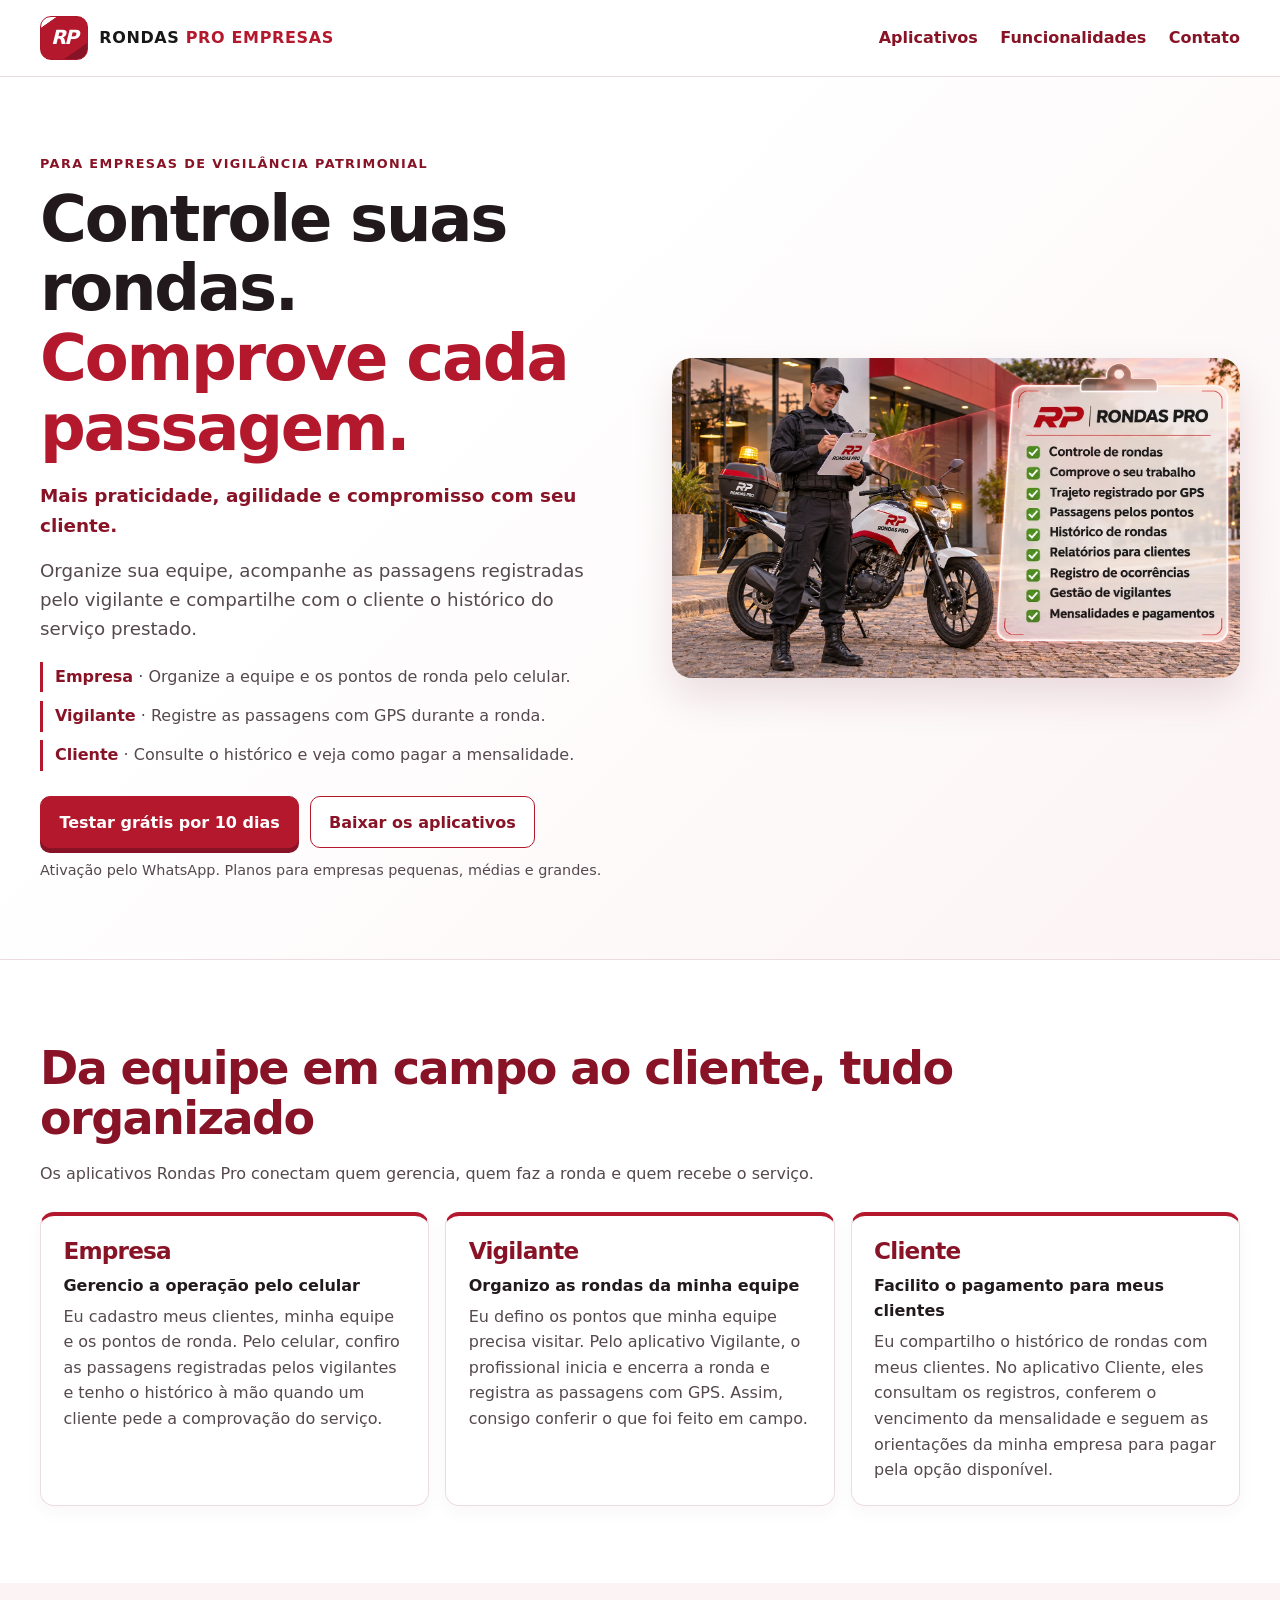
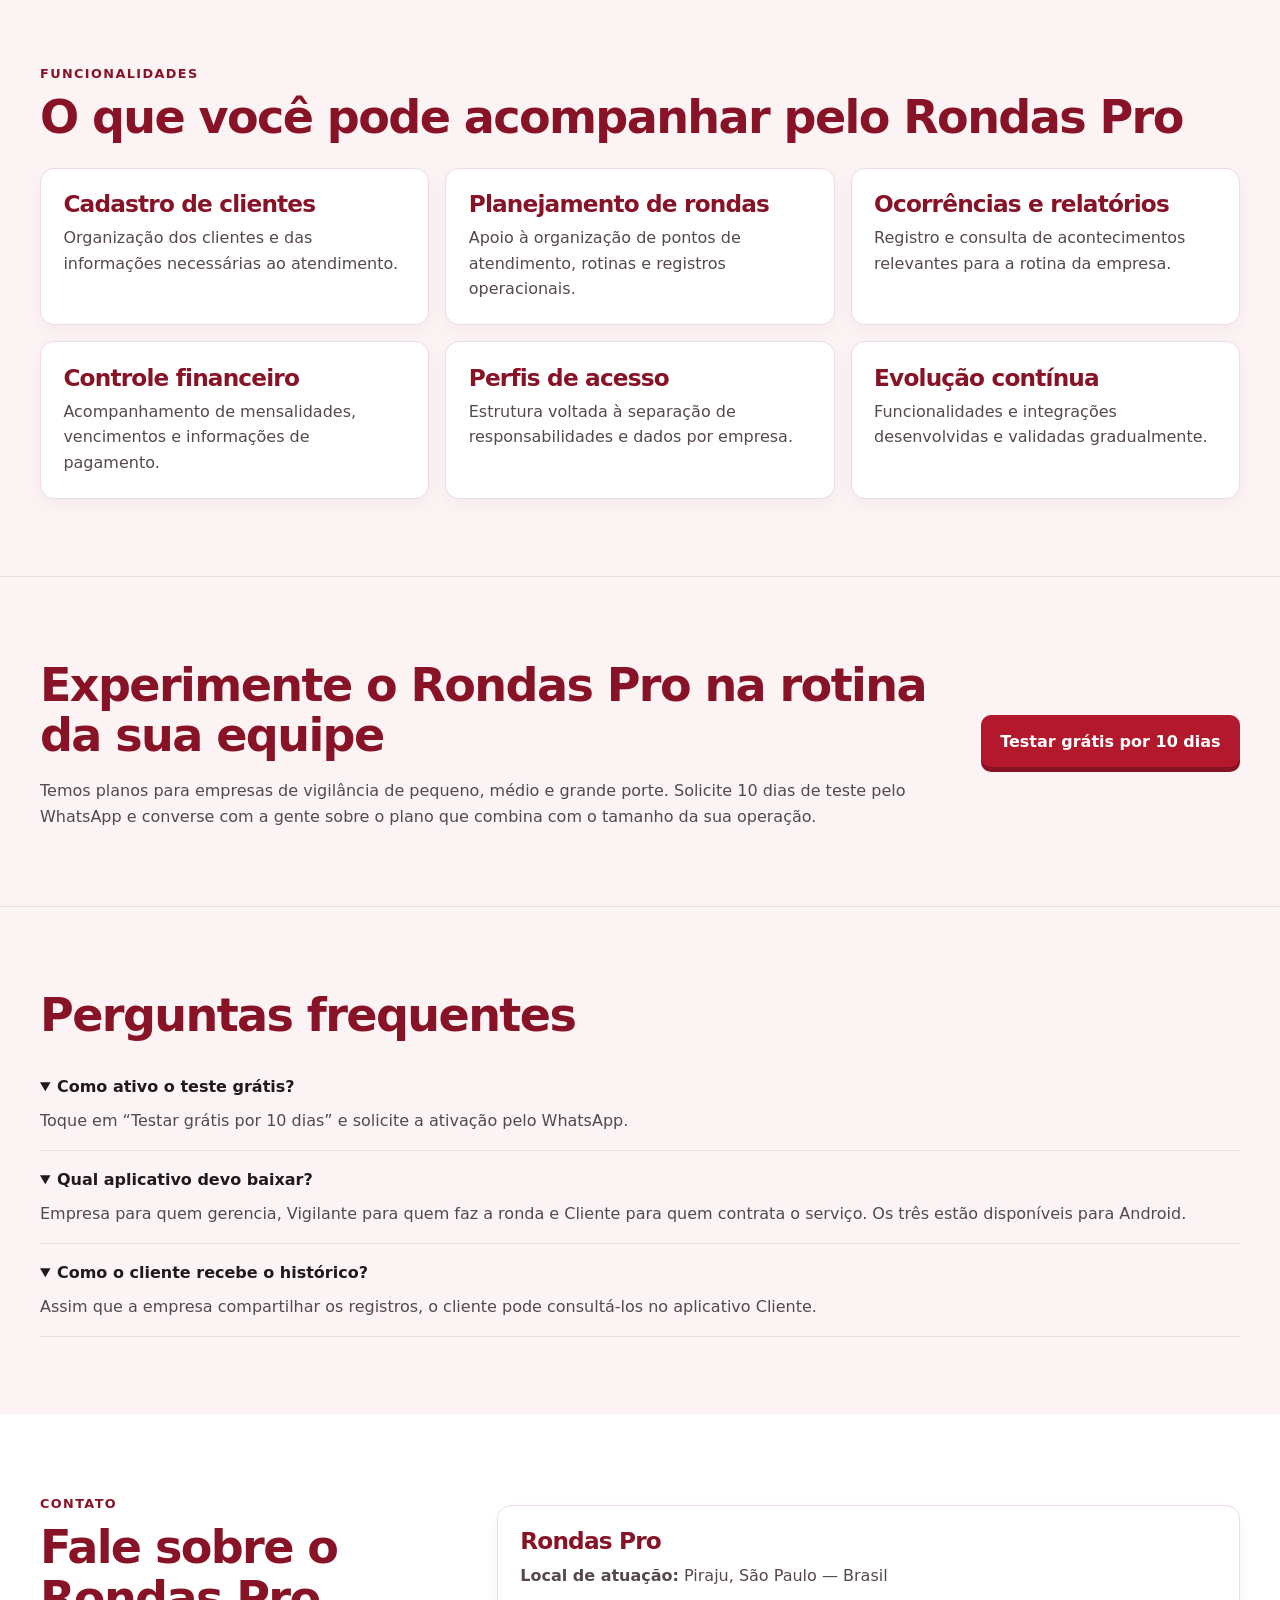
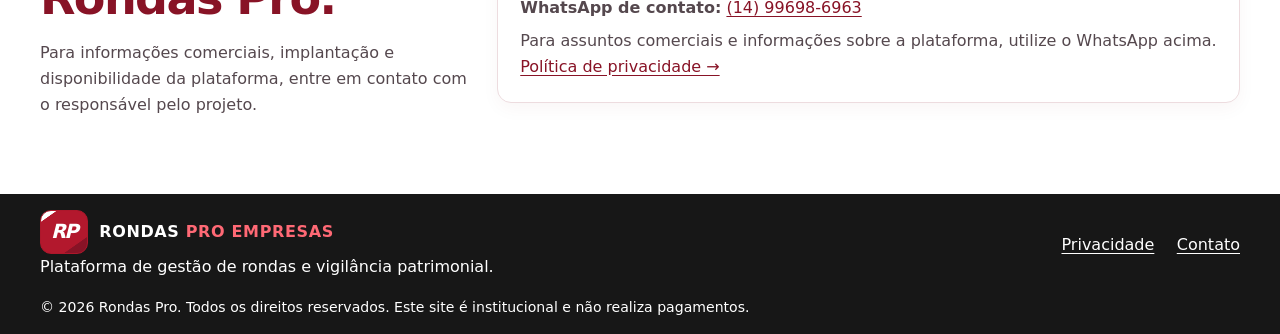
<file: index.html>
<!DOCTYPE html>

<html lang="pt-BR">
<head>
<meta charset="utf-8"/>
<meta content="width=device-width,initial-scale=1" name="viewport"/>
<meta content="#ffffff" name="theme-color"/>
<meta content="Rondas Pro: plataforma de gestão de rondas patrimoniais, clientes, vigilantes, ocorrências e controle financeiro para empresas de vigilância." name="description"/>
<title>Rondas Pro | Gestão de Rondas e Vigilância</title>

<link href="https://josenildofelix54321-netizen.github.io/rondas-pro-site-institucional/" rel="canonical"/><link href="styles.css" rel="stylesheet"/></head>
<body>
<header class="header"><div class="wrap nav"><a aria-label="Rondas Pro, início" class="brand" href="#inicio"><span aria-hidden="true" class="brand-mark">RP</span><span>RONDAS <b>PRO EMPRESAS</b></span></a><nav aria-label="Navegação principal"><a href="#solucao">Aplicativos</a><a href="#funcionalidades">Funcionalidades</a><a href="#contato">Contato</a></nav></div></header>
<main id="inicio">
<section class="hero ronda-cover">
<div class="wrap"><div class="cover-copy">
<div class="eyebrow">PARA EMPRESAS DE VIGILÂNCIA PATRIMONIAL</div>
<h1>Controle suas rondas. <em>Comprove cada passagem.</em></h1><p class="slogan">Mais praticidade, agilidade e compromisso com seu cliente.</p>
<p class="lead">Organize sua equipe, acompanhe as passagens registradas pelo vigilante e compartilhe com o cliente o histórico do serviço prestado.</p>
<ul class="cover-benefits">
<li><strong>Empresa</strong> · Organize a equipe e os pontos de ronda pelo celular.</li>
<li><strong>Vigilante</strong> · Registre as passagens com GPS durante a ronda.</li>
<li><strong>Cliente</strong> · Consulte o histórico e veja como pagar a mensalidade.</li>
</ul>
<div class="actions">
<a class="btn primary" href="https://wa.me/5514996986963?text=Ol%C3%A1%21%20Gostaria%20de%20testar%20o%20Rondas%20Pro%20por%2010%20dias.">Testar grátis por 10 dias</a>
<a class="btn secondary" href="https://rondas-pro-downloads-production.up.railway.app/">Baixar os aplicativos</a>
</div>
<p class="trial-note">Ativação pelo WhatsApp. Planos para empresas pequenas, médias e grandes.</p>
</div><img alt="Vigilante com prancheta, motocicleta e lista de benefícios do Rondas Pro" class="cover-photo" fetchpriority="high" height="941" src="capa-rondas-pro.webp" width="1672"/></div>
</section>
<section class="section white" id="solucao">
<div class="wrap"><h2>Da equipe em campo ao cliente, tudo organizado</h2>
<p>Os aplicativos Rondas Pro conectam quem gerencia, quem faz a ronda e quem recebe o serviço.</p>
<div class="features">
<article><h3>Empresa</h3><p><strong class="card-benefit">Gerencio a operação pelo celular</strong>Eu cadastro meus clientes, minha equipe e os pontos de ronda. Pelo celular, confiro as passagens registradas pelos vigilantes e tenho o histórico à mão quando um cliente pede a comprovação do serviço.</p></article>
<article><h3>Vigilante</h3><p><strong class="card-benefit">Organizo as rondas da minha equipe</strong>Eu defino os pontos que minha equipe precisa visitar. Pelo aplicativo Vigilante, o profissional inicia e encerra a ronda e registra as passagens com GPS. Assim, consigo conferir o que foi feito em campo.</p></article>
<article><h3>Cliente</h3><p><strong class="card-benefit">Facilito o pagamento para meus clientes</strong>Eu compartilho o histórico de rondas com meus clientes. No aplicativo Cliente, eles consultam os registros, conferem o vencimento da mensalidade e seguem as orientações da minha empresa para pagar pela opção disponível.</p></article>
</div>
</div>
</section>
<section class="section soft" id="funcionalidades"><div class="wrap"><span class="section-label">FUNCIONALIDADES</span><h2>O que você pode acompanhar pelo Rondas Pro</h2><div class="features"><article><h3>Cadastro de clientes</h3><p>Organização dos clientes e das informações necessárias ao atendimento.</p></article><article><h3>Planejamento de rondas</h3><p>Apoio à organização de pontos de atendimento, rotinas e registros operacionais.</p></article><article><h3>Ocorrências e relatórios</h3><p>Registro e consulta de acontecimentos relevantes para a rotina da empresa.</p></article><article><h3>Controle financeiro</h3><p>Acompanhamento de mensalidades, vencimentos e informações de pagamento.</p></article><article><h3>Perfis de acesso</h3><p>Estrutura voltada à separação de responsabilidades e dados por empresa.</p></article><article><h3>Evolução contínua</h3><p>Funcionalidades e integrações desenvolvidas e validadas gradualmente.</p></article></div></div></section>
<section class="section cta"><div class="wrap cta-inner"><div><h2>Experimente o Rondas Pro na rotina da sua equipe</h2><p>Temos planos para empresas de vigilância de pequeno, médio e grande porte. Solicite 10 dias de teste pelo WhatsApp e converse com a gente sobre o plano que combina com o tamanho da sua operação.</p></div><a class="btn light" href="https://wa.me/5514996986963?text=Ol%C3%A1%21%20Gostaria%20de%20testar%20o%20Rondas%20Pro%20por%2010%20dias.">Testar grátis por 10 dias</a></div></section>
<section class="section soft site-faq" id="perguntas">
<div class="wrap"><h2>Perguntas frequentes</h2>
<details open=""><summary>Como ativo o teste grátis?</summary><p>Toque em “Testar grátis por 10 dias” e solicite a ativação pelo WhatsApp.</p></details>
<details open=""><summary>Qual aplicativo devo baixar?</summary><p>Empresa para quem gerencia, Vigilante para quem faz a ronda e Cliente para quem contrata o serviço. Os três estão disponíveis para Android.</p></details>
<details open=""><summary>Como o cliente recebe o histórico?</summary><p>Assim que a empresa compartilhar os registros, o cliente pode consultá-los no aplicativo Cliente.</p></details>
</div>
</section>
<section class="section white" id="contato"><div class="wrap contact-grid"><div><span class="section-label">CONTATO</span><h2>Fale sobre o Rondas Pro.</h2><p>Para informações comerciais, implantação e disponibilidade da plataforma, entre em contato com o responsável pelo projeto.</p></div><div class="contact-card"><h3>Rondas Pro</h3><p><strong>Local de atuação:</strong> Piraju, São Paulo — Brasil</p><p><strong>WhatsApp de contato:</strong> <a href="https://wa.me/5514996986963" rel="noopener noreferrer" target="_blank">(14) 99698-6963</a></p><p class="note">Para assuntos comerciais e informações sobre a plataforma, utilize o WhatsApp acima.</p><a class="inline-link" href="privacidade.html">Política de privacidade →</a></div></div></section>
</main>
<footer><div class="wrap footer"><div><div class="brand footer-brand"><span aria-hidden="true" class="brand-mark">RP</span><span>RONDAS <b>PRO EMPRESAS</b></span></div><p>Plataforma de gestão de rondas e vigilância patrimonial.</p></div><div class="foot-links"><a href="privacidade.html">Privacidade</a><a href="#contato">Contato</a></div></div><div class="wrap legal">© <span id="year">2026</span> Rondas Pro. Todos os direitos reservados. Este site é institucional e não realiza pagamentos.</div></footer>
</body>
</html>
</file>
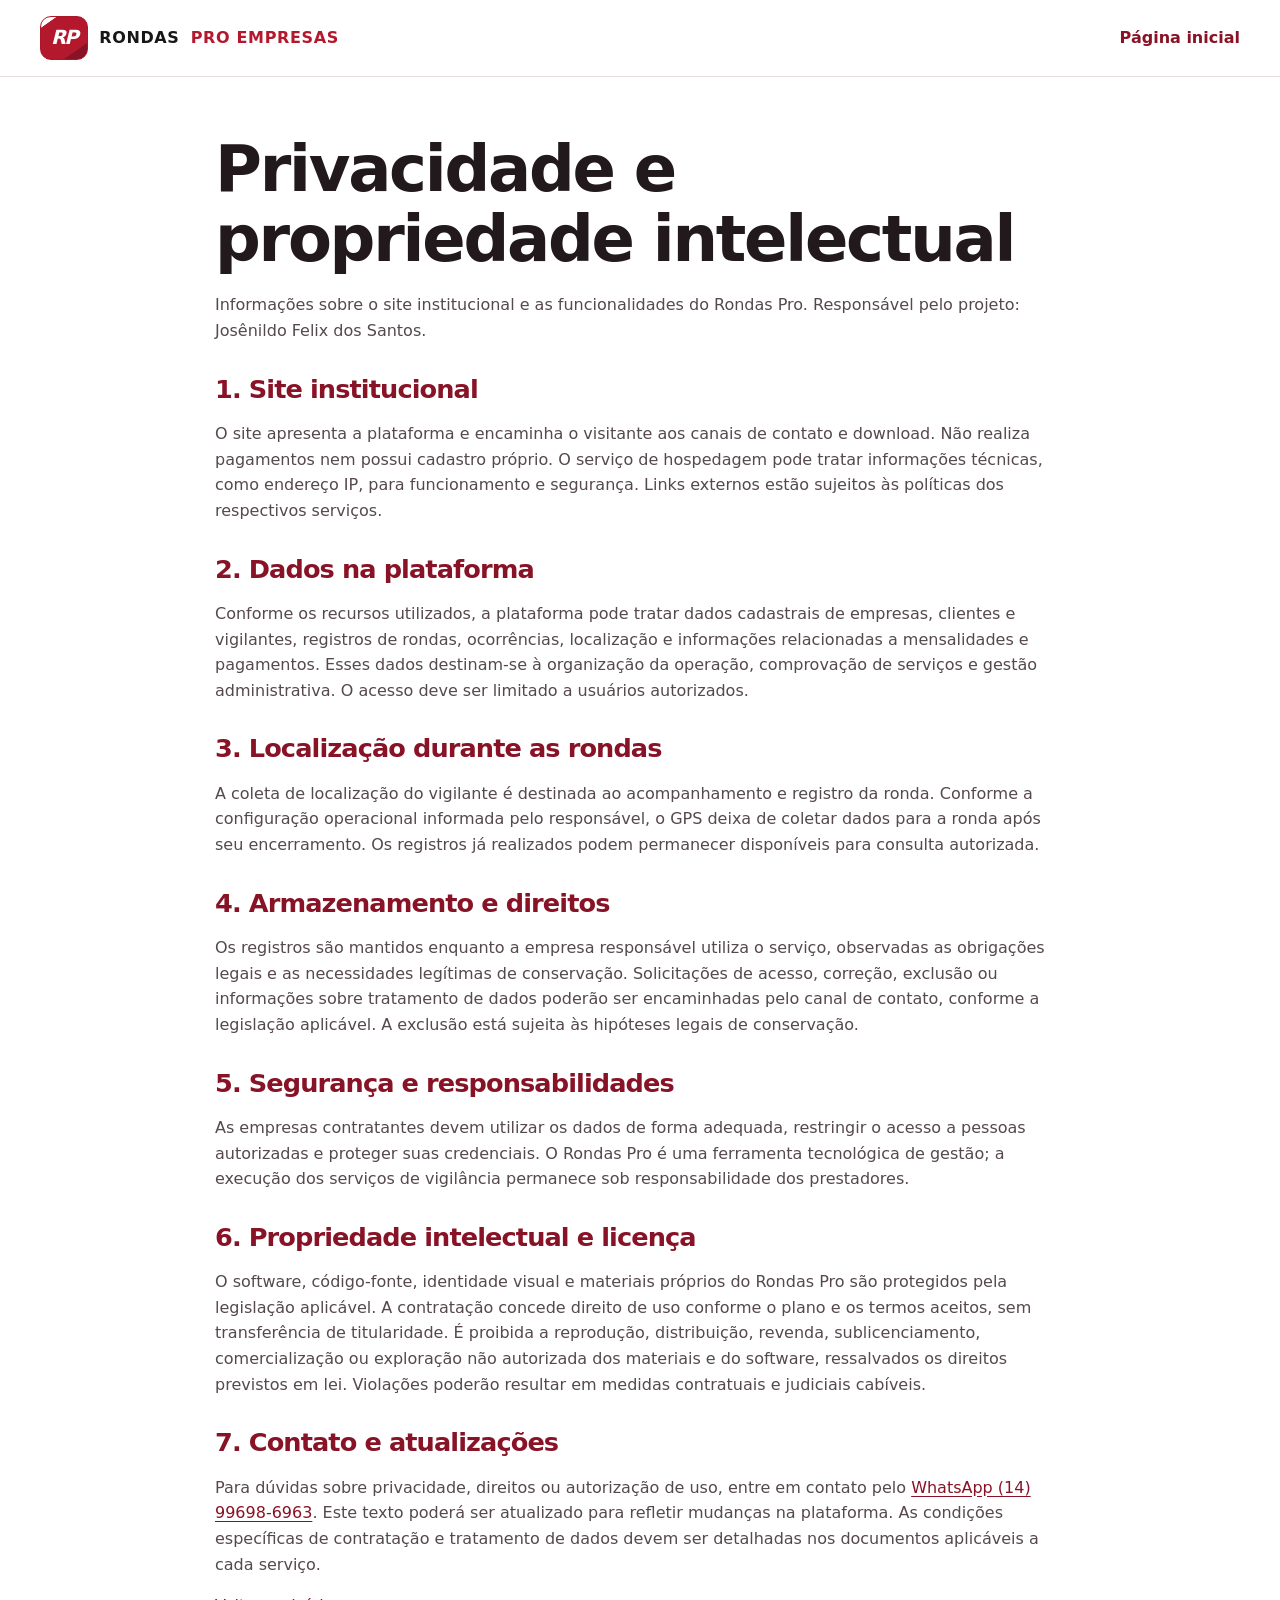
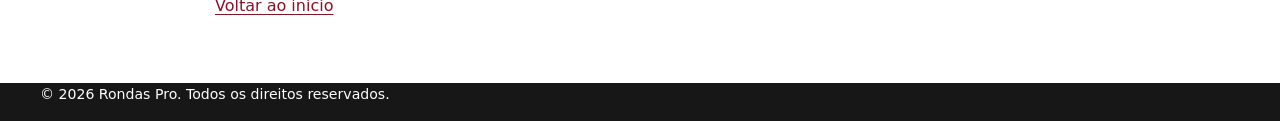
<file: privacidade.html>
<!doctype html><html lang="pt-BR"><head><meta charset="utf-8"><meta name="viewport" content="width=device-width, initial-scale=1"><title>Privacidade e propriedade intelectual | Rondas Pro</title><link rel="stylesheet" href="styles.css"></head><body><header class="header"><div class="wrap nav"><a class="brand" href="index.html"><span class="brand-mark">RP</span> RONDAS <b>PRO EMPRESAS</b></a><nav><a href="index.html">Página inicial</a></nav></div></header><main class="wrap privacy"><h1>Privacidade e propriedade intelectual</h1><p>Informações sobre o site institucional e as funcionalidades do Rondas Pro. Responsável pelo projeto: Josênildo Felix dos Santos.</p><h2>1. Site institucional</h2><p>O site apresenta a plataforma e encaminha o visitante aos canais de contato e download. Não realiza pagamentos nem possui cadastro próprio. O serviço de hospedagem pode tratar informações técnicas, como endereço IP, para funcionamento e segurança. Links externos estão sujeitos às políticas dos respectivos serviços.</p><h2>2. Dados na plataforma</h2><p>Conforme os recursos utilizados, a plataforma pode tratar dados cadastrais de empresas, clientes e vigilantes, registros de rondas, ocorrências, localização e informações relacionadas a mensalidades e pagamentos. Esses dados destinam-se à organização da operação, comprovação de serviços e gestão administrativa. O acesso deve ser limitado a usuários autorizados.</p><h2>3. Localização durante as rondas</h2><p>A coleta de localização do vigilante é destinada ao acompanhamento e registro da ronda. Conforme a configuração operacional informada pelo responsável, o GPS deixa de coletar dados para a ronda após seu encerramento. Os registros já realizados podem permanecer disponíveis para consulta autorizada.</p><h2>4. Armazenamento e direitos</h2><p>Os registros são mantidos enquanto a empresa responsável utiliza o serviço, observadas as obrigações legais e as necessidades legítimas de conservação. Solicitações de acesso, correção, exclusão ou informações sobre tratamento de dados poderão ser encaminhadas pelo canal de contato, conforme a legislação aplicável. A exclusão está sujeita às hipóteses legais de conservação.</p><h2>5. Segurança e responsabilidades</h2><p>As empresas contratantes devem utilizar os dados de forma adequada, restringir o acesso a pessoas autorizadas e proteger suas credenciais. O Rondas Pro é uma ferramenta tecnológica de gestão; a execução dos serviços de vigilância permanece sob responsabilidade dos prestadores.</p><h2>6. Propriedade intelectual e licença</h2><p>O software, código-fonte, identidade visual e materiais próprios do Rondas Pro são protegidos pela legislação aplicável. A contratação concede direito de uso conforme o plano e os termos aceitos, sem transferência de titularidade. É proibida a reprodução, distribuição, revenda, sublicenciamento, comercialização ou exploração não autorizada dos materiais e do software, ressalvados os direitos previstos em lei. Violações poderão resultar em medidas contratuais e judiciais cabíveis.</p><h2>7. Contato e atualizações</h2><p>Para dúvidas sobre privacidade, direitos ou autorização de uso, entre em contato pelo <a href="https://wa.me/5514996986963">WhatsApp (14) 99698-6963</a>. Este texto poderá ser atualizado para refletir mudanças na plataforma. As condições específicas de contratação e tratamento de dados devem ser detalhadas nos documentos aplicáveis a cada serviço.</p><p><a href="index.html">Voltar ao início</a></p></main><footer><div class="wrap legal">© 2026 Rondas Pro. Todos os direitos reservados.</div></footer></body></html>
</file>
<file: styles.css>
:root{--red:#b3182d;--deep:#881326;--ink:#21191c;--muted:#55484e;--line:#eddcdf;--tint:#fcf3f4}
    *{box-sizing:border-box}html{scroll-behavior:smooth}body{margin:0;background:white;color:var(--ink);font:1rem/1.6 "Segoe UI",system-ui,sans-serif}
    .wrap{width:min(1200px,calc(100% - 3rem));margin:auto}a{color:var(--deep);text-underline-offset:.2em}
    a:focus-visible,summary:focus-visible{outline:3px solid #784100;outline-offset:4px}
    .header{border-bottom:1px solid var(--line)}.nav,.footer{display:flex;justify-content:space-between;align-items:center;gap:1rem;padding:1rem 0}
    nav,.foot-links{display:flex;gap:1.4rem;flex-wrap:wrap}nav a,.brand{text-decoration:none;font-weight:750}.brand{display:inline-flex;align-items:center;gap:.7rem;color:var(--ink);letter-spacing:.04em}.brand b{color:var(--red)}
    .brand-mark{display:grid;place-items:center;width:48px;height:44px;border-radius:11px;background:linear-gradient(145deg,#fff 0 14%,#b3182d 15% 78%,#881326 79%);color:#fff;font-size:1.22rem;font-style:italic;font-weight:900;letter-spacing:-.08em;border:1px solid #ad172b}
    .hero{background:linear-gradient(135deg,#fff 35%,var(--tint));border-bottom:1px solid var(--line);padding:clamp(2.6rem,6vw,6rem) 0}
    .hero>.wrap{display:grid;grid-template-columns:1fr 1fr;align-items:center;gap:clamp(1.5rem,5vw,5rem)}.cover-photo{width:100%;height:auto;aspect-ratio:4/3;object-fit:cover;object-position:right top;filter:contrast(1.09);border-radius:20px;box-shadow:0 18px 40px #60122120;grid-column:2;grid-row:1}.cover-copy{grid-column:1;grid-row:1}
    .eyebrow,.section-label{color:var(--deep);font-weight:800;font-size:.8rem;letter-spacing:.11em}
    h1,h2,h3,p{margin:0}h1,h2,h3{line-height:1.09;letter-spacing:-.035em}h1{font-size:clamp(2.65rem,5vw,5.1rem);margin:.65rem 0 1.1rem}h1 em{color:var(--red);font-style:normal;display:block}
    h2{font-size:clamp(2rem,3.6vw,3.4rem);color:var(--deep);margin:.4rem 0 1.1rem}h3{font-size:1.45rem;color:var(--deep);margin-bottom:.55rem}
    p{color:var(--muted)}.lead{font-size:1.14rem;max-width:47ch}.actions{display:flex;flex-wrap:wrap;gap:.65rem;margin-top:1.6rem}.trial-note{margin-top:.65rem;font-size:.9rem}
    .btn{display:inline-flex;align-items:center;justify-content:center;min-height:52px;padding:.72rem 1.15rem;border-radius:10px;font-weight:750;text-decoration:none;border:1px solid var(--red);text-align:center}.btn.primary,.btn.light{background:var(--red);color:white;box-shadow:0 5px 0 var(--deep)}.btn.primary:hover,.btn.light:hover{background:var(--deep)}.btn.secondary{background:white;color:var(--deep)}
    .cover-benefits{list-style:none;padding:0;margin:1.15rem 0 0;display:grid;gap:.55rem}.cover-benefits li{border-left:3px solid var(--red);padding:.25rem 0 .25rem .75rem;color:var(--muted);line-height:1.4}.cover-benefits strong{color:var(--deep)}
    .section{padding:clamp(2.7rem,6vw,5rem) 0}.soft,.cta,footer{background:var(--tint)}.cta{border-block:1px solid var(--line)}.cta-inner,.contact-grid{display:grid;grid-template-columns:1fr auto;align-items:center;gap:1.5rem}
    .features{display:grid;grid-template-columns:repeat(3,minmax(0,1fr));gap:1rem;margin-top:1.6rem}.features article,.contact-card{background:#fff;border:1px solid var(--line);border-radius:14px;padding:1.4rem;box-shadow:0 6px 18px #6012210a}
    #solucao article{border-top:4px solid var(--red)}.card-benefit{display:block;color:var(--ink);font-weight:750;margin-bottom:.35rem}.contact-card p+p{margin-top:.45rem}
    .site-faq details{padding:1rem 0;border-bottom:1px solid var(--line)}summary{cursor:pointer;font-weight:700}.site-faq p{margin-top:.55rem}.legal{padding:0 0 1rem;color:var(--muted);font-size:.88rem}
    @media(max-width:800px){.hero>.wrap,.cta-inner,.contact-grid{grid-template-columns:1fr}.cover-copy,.cover-photo{grid-column:auto;grid-row:auto}.cover-photo{min-height:0;height:auto;aspect-ratio:16/9}.features{grid-template-columns:repeat(2,minmax(0,1fr))}.cta .btn{justify-self:start}}
    @media(max-width:540px){.wrap{width:calc(100% - 2rem)}.nav,.footer{align-items:flex-start;flex-direction:column}nav{gap:1rem}.features{grid-template-columns:1fr}.actions .btn{width:100%}}
    @media(prefers-reduced-motion:reduce){html{scroll-behavior:auto}}
  
.cover-photo{aspect-ratio:auto;object-fit:contain;filter:none;width:100%;height:auto}.brand{color:#171717}.brand b{color:#b3182d}.footer{color:#fff}footer{background:#171717}footer .brand,footer p,footer .legal,footer .foot-links a{color:#fff}footer .brand b{color:#ff6975}.slogan{font-size:1.15rem;font-weight:800;color:#881326;margin:0 0 1rem}.privacy{max-width:850px;padding:3rem 0}.privacy h2{font-size:1.6rem;margin-top:2rem}.privacy p{margin:0 0 1rem}.privacy ul{padding-left:1.4rem}
</file>
